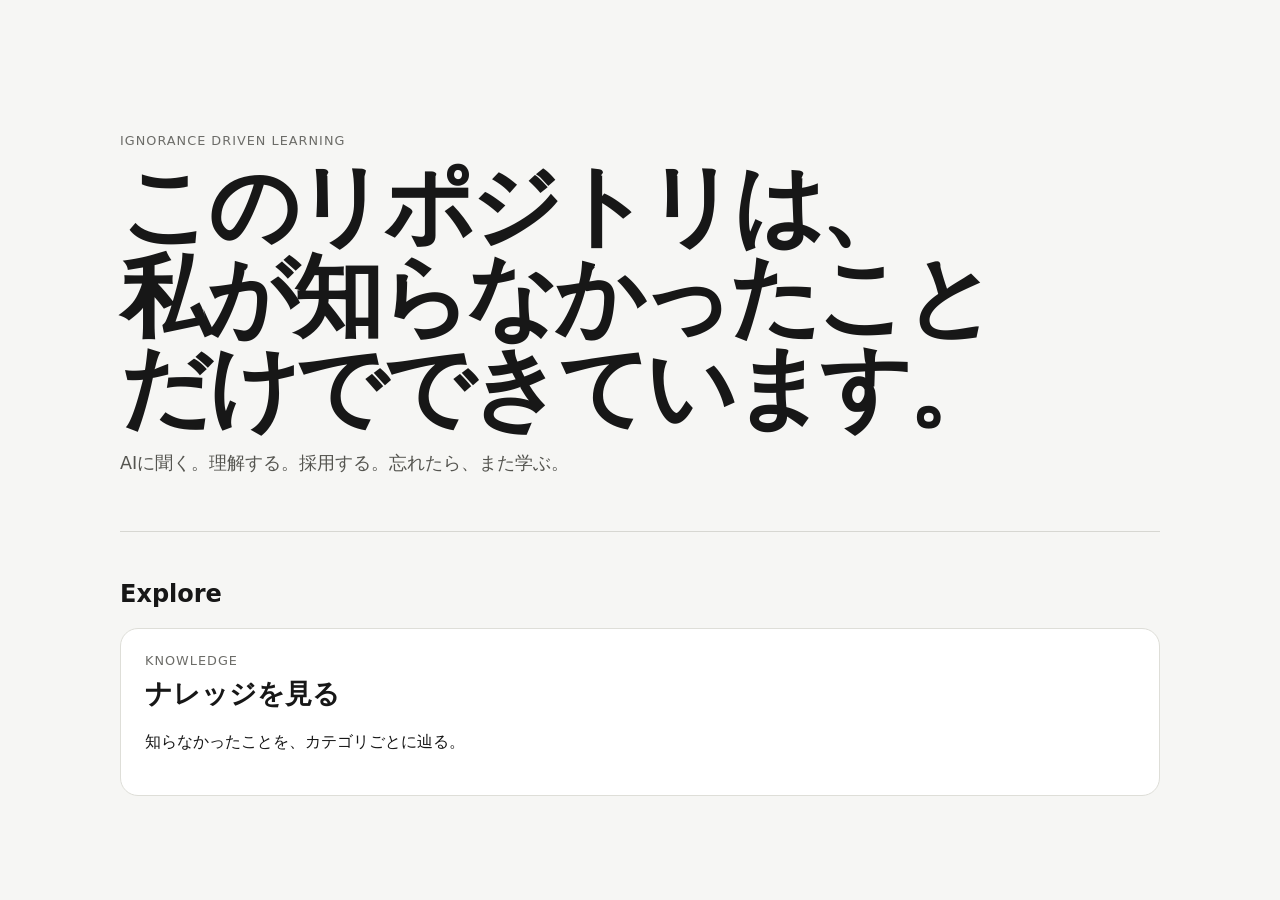
<file: index.html>
<!doctype html>
<html lang="ja">
<head>
  <meta charset="utf-8">
  <meta name="viewport" content="width=device-width, initial-scale=1">
  <title>Ignorance Driven Learning</title>
  <meta name="description" content="知らなかったことをAIに聞き、人間が採用した知識だけを蓄積するリポジトリ。">
  <link rel="stylesheet" href="./styles.css">
</head>
<body>
  <main class="container">
    <header class="hero">
      <p class="eyebrow">Ignorance Driven Learning</p>
      <h1>このリポジトリは、<br>私が知らなかったことだけでできています。</h1>
      <p class="lead">AIに聞く。理解する。採用する。忘れたら、また学ぶ。</p>
    </header>

    <section>
      <div class="section-head">
        <h2>Explore</h2>
      </div>
      <div class="grid">
        <a class="card card-link" href="./knowledge/">
          <div class="meta">Knowledge</div>
          <h3>ナレッジを見る</h3>
          <p>知らなかったことを、カテゴリごとに辿る。</p>
        </a>
      </div>
    </section>
  </main>
</body>
</html>
</file>
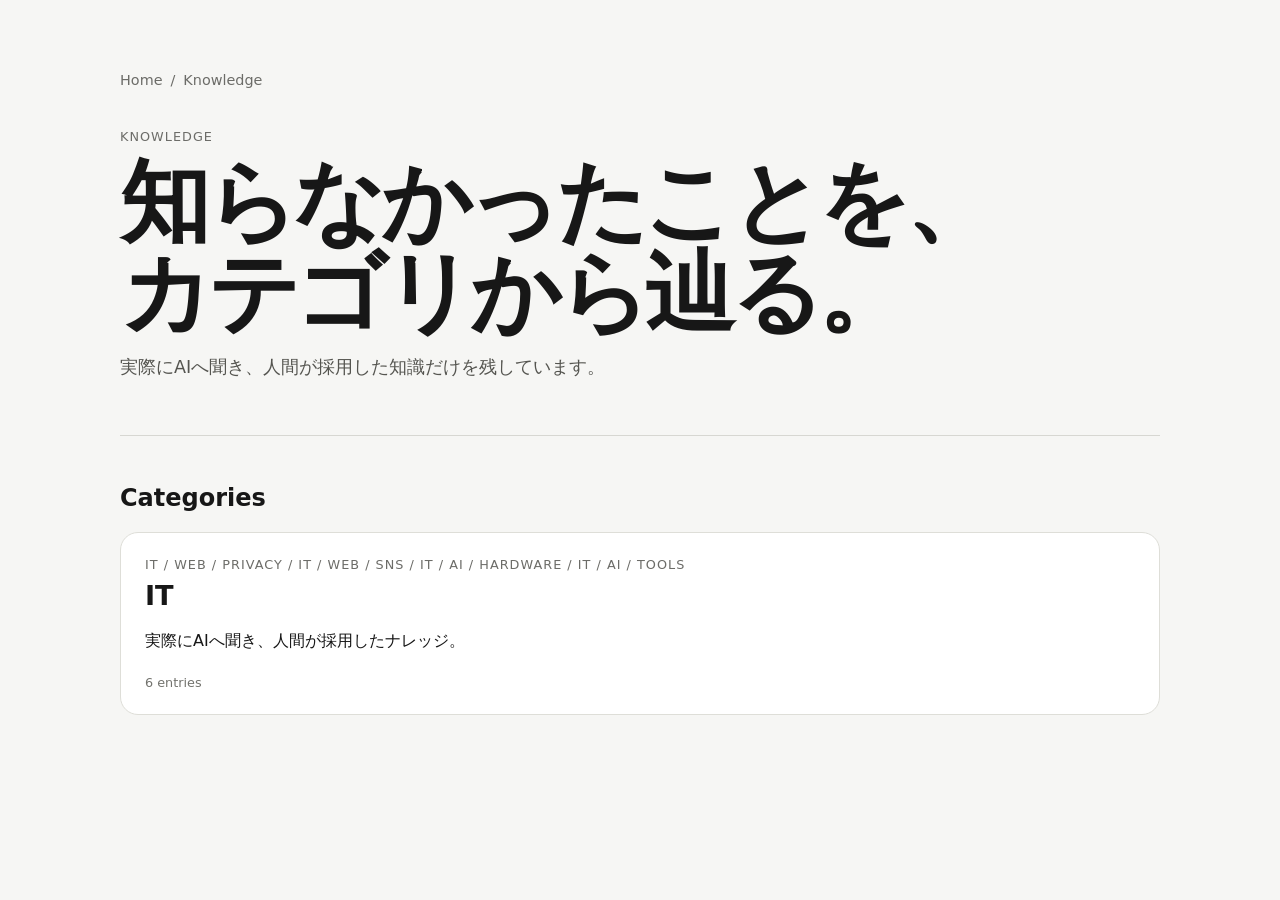
<file: knowledge/index.html>
<!doctype html>
<html lang="ja">
<head>
  <meta charset="utf-8">
  <meta name="viewport" content="width=device-width, initial-scale=1">
  <title>Knowledge | Ignorance Driven Learning</title>
  <meta name="description" content="知らなかったことをカテゴリごとに整理したナレッジ一覧。">
  <link rel="stylesheet" href="../styles.css">
</head>
<body>
  <main class="container">
    <nav class="breadcrumb"><a href="../">Home</a><span>/</span><span>Knowledge</span></nav>
    <header class="hero compact">
      <p class="eyebrow">Knowledge</p>
      <h1>知らなかったことを、<br>カテゴリから辿る。</h1>
      <p class="lead">実際にAIへ聞き、人間が採用した知識だけを残しています。</p>
    </header>
    <section>
      <div class="section-head"><h2>Categories</h2></div>
      <div class="grid">
        <a class="card card-link" href="./it/">
          <div class="meta">IT / Web / Privacy / IT / Web / SNS / IT / AI / Hardware / IT / AI / Tools</div>
          <h3>IT</h3>
          <p>実際にAIへ聞き、人間が採用したナレッジ。</p>
          <div class="tags"><span>6 entries</span></div>
        </a>
      </div>
    </section>
  </main>
</body>
</html>
</file>
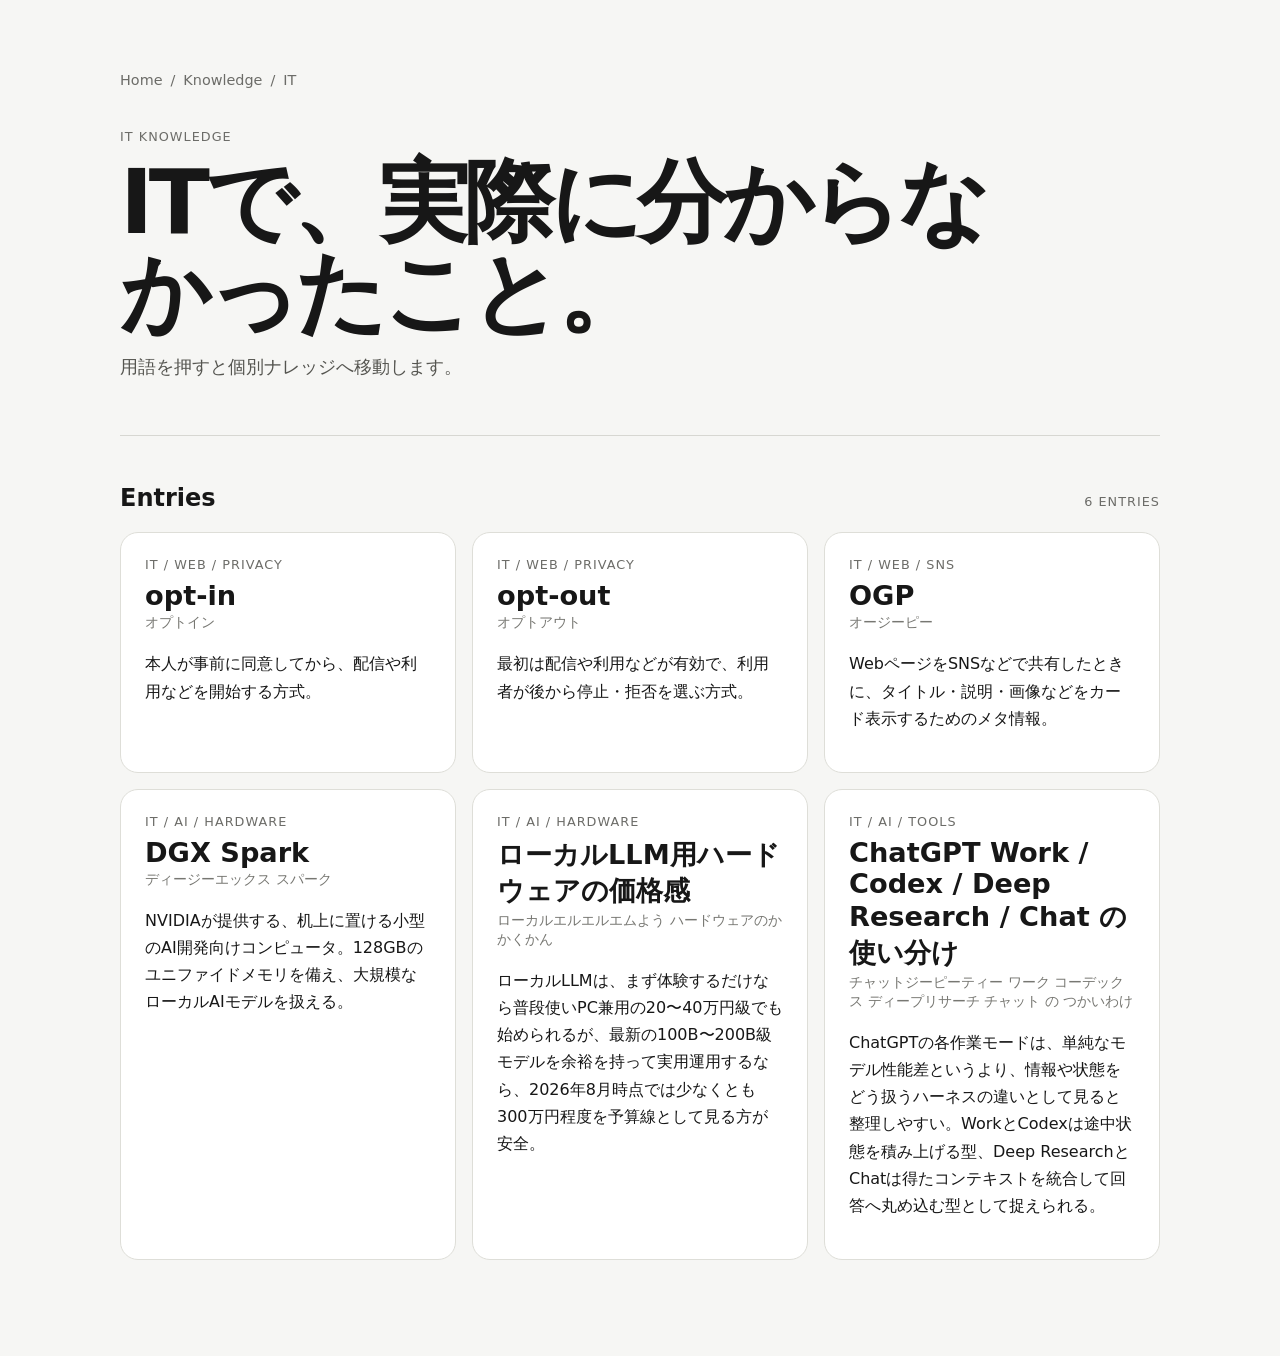
<file: knowledge/it/index.html>
<!doctype html>
<html lang="ja">
<head>
  <meta charset="utf-8">
  <meta name="viewport" content="width=device-width, initial-scale=1">
  <title>IT Knowledge | Ignorance Driven Learning</title>
  <meta name="description" content="ITで実際につまずいた用語の一覧。">
  <link rel="stylesheet" href="../../styles.css">
</head>
<body>
  <main class="container">
    <nav class="breadcrumb"><a href="../../">Home</a><span>/</span><a href="../">Knowledge</a><span>/</span><span>IT</span></nav>
    <header class="hero compact">
      <p class="eyebrow">IT Knowledge</p>
      <h1>ITで、実際に分からなかったこと。</h1>
      <p class="lead">用語を押すと個別ナレッジへ移動します。</p>
    </header>
    <section>
      <div class="section-head"><h2>Entries</h2><span>6 entries</span></div>
      <div class="grid">
        <a class="card card-link" href="./opt-in/"><div class="meta">IT / Web / Privacy</div><h3>opt-in</h3><p class="reading">オプトイン</p><p>本人が事前に同意してから、配信や利用などを開始する方式。</p></a>
        <a class="card card-link" href="./opt-out/"><div class="meta">IT / Web / Privacy</div><h3>opt-out</h3><p class="reading">オプトアウト</p><p>最初は配信や利用などが有効で、利用者が後から停止・拒否を選ぶ方式。</p></a>
        <a class="card card-link" href="./ogp/"><div class="meta">IT / Web / SNS</div><h3>OGP</h3><p class="reading">オージーピー</p><p>WebページをSNSなどで共有したときに、タイトル・説明・画像などをカード表示するためのメタ情報。</p></a>
        <a class="card card-link" href="./dgx-spark/"><div class="meta">IT / AI / Hardware</div><h3>DGX Spark</h3><p class="reading">ディージーエックス スパーク</p><p>NVIDIAが提供する、机上に置ける小型のAI開発向けコンピュータ。128GBのユニファイドメモリを備え、大規模なローカルAIモデルを扱える。</p></a>
        <a class="card card-link" href="./local-llm-hardware-cost/"><div class="meta">IT / AI / Hardware</div><h3>ローカルLLM用ハードウェアの価格感</h3><p class="reading">ローカルエルエルエムよう ハードウェアのかかくかん</p><p>ローカルLLMは、まず体験するだけなら普段使いPC兼用の20〜40万円級でも始められるが、最新の100B〜200B級モデルを余裕を持って実用運用するなら、2026年8月時点では少なくとも300万円程度を予算線として見る方が安全。</p></a>
        <a class="card card-link" href="./chatgpt-work-codex-deep-research-chat/"><div class="meta">IT / AI / Tools</div><h3>ChatGPT Work / Codex / Deep Research / Chat の使い分け</h3><p class="reading">チャットジーピーティー ワーク コーデックス ディープリサーチ チャット の つかいわけ</p><p>ChatGPTの各作業モードは、単純なモデル性能差というより、情報や状態をどう扱うハーネスの違いとして見ると整理しやすい。WorkとCodexは途中状態を積み上げる型、Deep ResearchとChatは得たコンテキストを統合して回答へ丸め込む型として捉えられる。</p></a>
      </div>
    </section>
  </main>
</body>
</html>
</file>
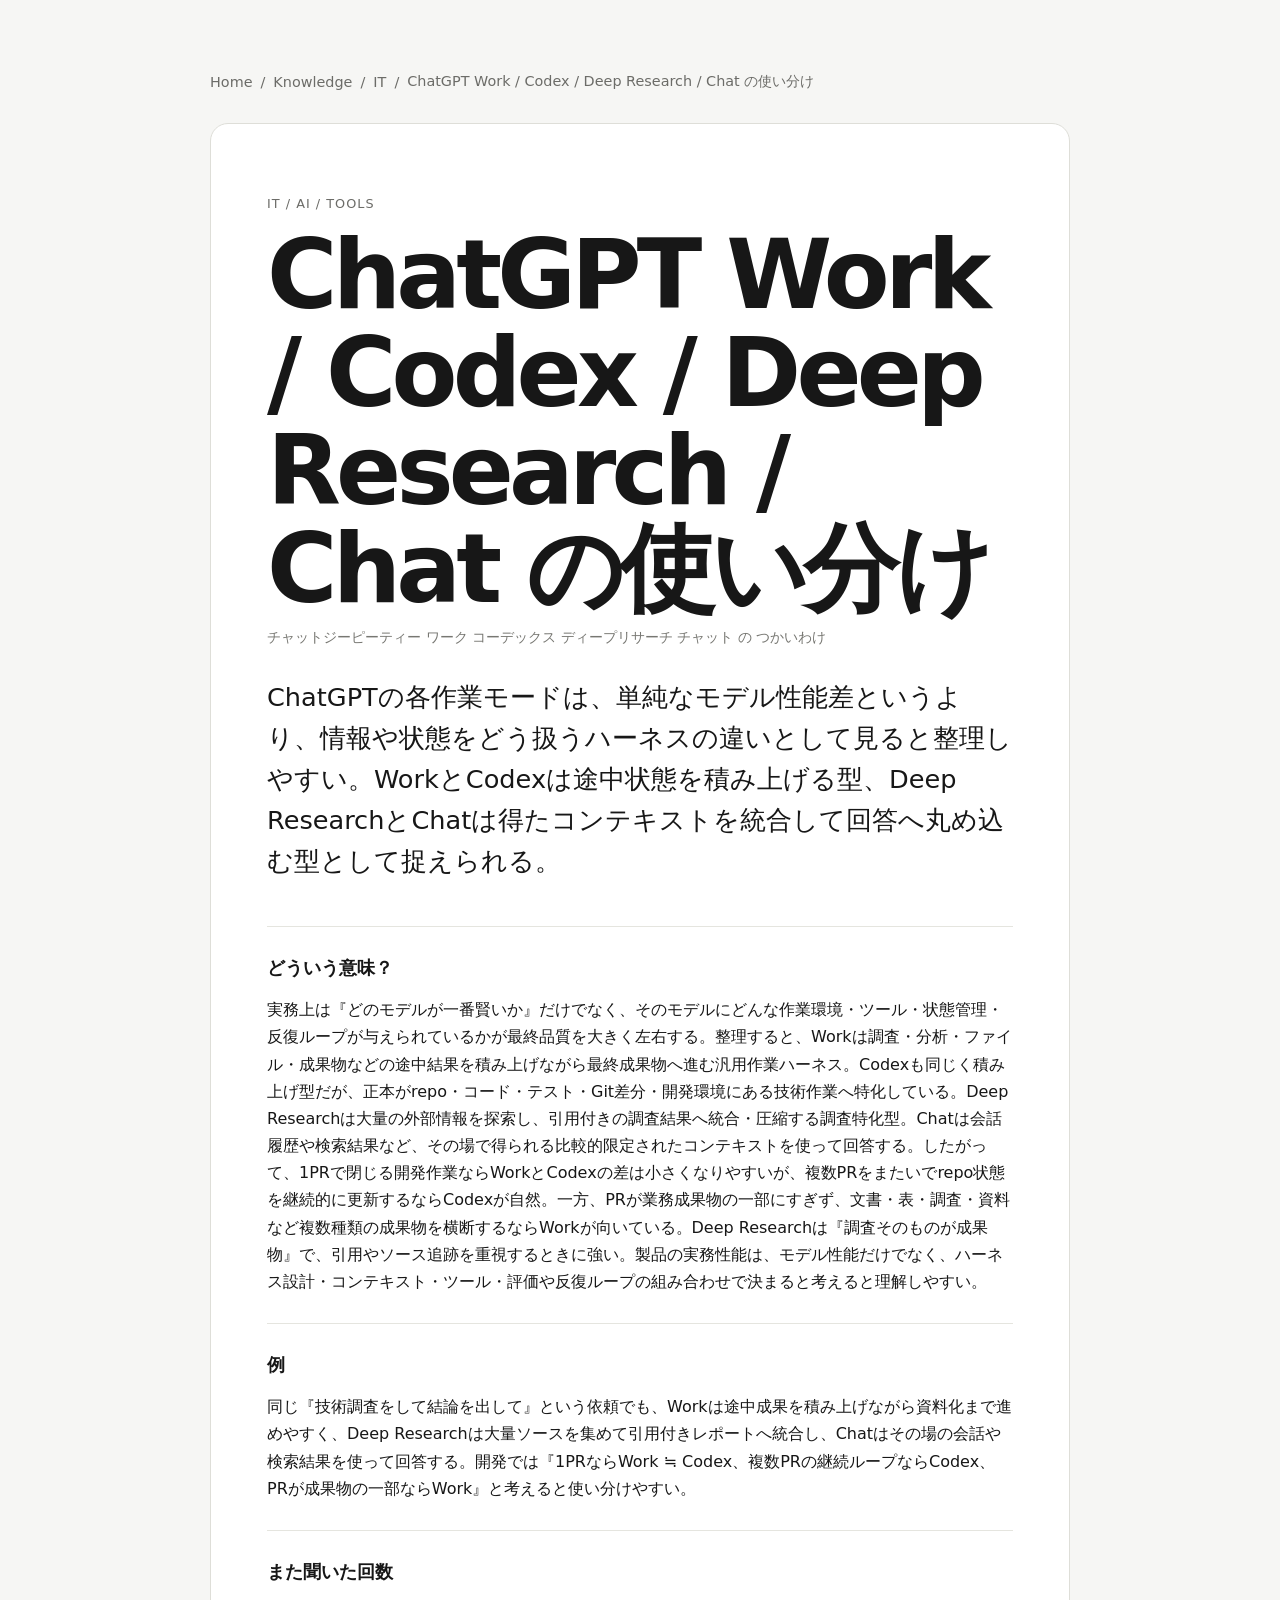
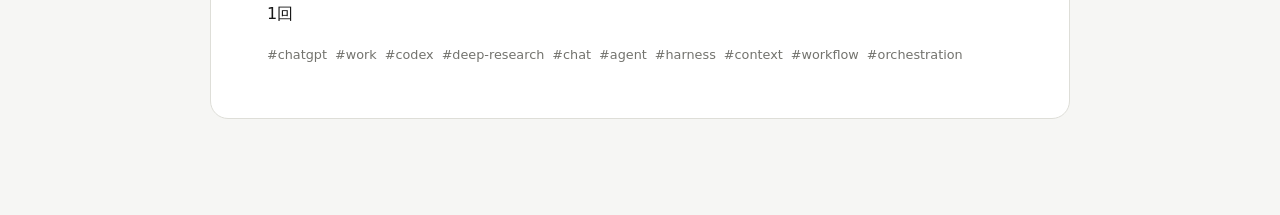
<file: knowledge/it/chatgpt-work-codex-deep-research-chat/index.html>
<!doctype html>
<html lang="ja">
<head>
  <meta charset="utf-8">
  <meta name="viewport" content="width=device-width, initial-scale=1">
  <title>ChatGPT Work / Codex / Deep Research / Chat の使い分け | IT Knowledge</title>
  <meta name="description" content="ChatGPTの各作業モードは、単純なモデル性能差というより、情報や状態をどう扱うハーネスの違いとして見ると整理しやすい。WorkとCodexは途中状態を積み上げる型、Deep ResearchとChatは得たコンテキストを統合して回答へ丸め込む型として捉えられる。">
  <link rel="stylesheet" href="../../../styles.css">
</head>
<body>
  <main class="container detail-page">
    <nav class="breadcrumb"><a href="../../../">Home</a><span>/</span><a href="../../">Knowledge</a><span>/</span><a href="../">IT</a><span>/</span><span>ChatGPT Work / Codex / Deep Research / Chat の使い分け</span></nav>
    <article class="detail-card">
      <p class="eyebrow">IT / AI / Tools</p>
      <h1>ChatGPT Work / Codex / Deep Research / Chat の使い分け</h1>
      <p class="reading">チャットジーピーティー ワーク コーデックス ディープリサーチ チャット の つかいわけ</p>
      <p class="detail-summary">ChatGPTの各作業モードは、単純なモデル性能差というより、情報や状態をどう扱うハーネスの違いとして見ると整理しやすい。WorkとCodexは途中状態を積み上げる型、Deep ResearchとChatは得たコンテキストを統合して回答へ丸め込む型として捉えられる。</p>
      <section><h2>どういう意味？</h2><p>実務上は『どのモデルが一番賢いか』だけでなく、そのモデルにどんな作業環境・ツール・状態管理・反復ループが与えられているかが最終品質を大きく左右する。整理すると、Workは調査・分析・ファイル・成果物などの途中結果を積み上げながら最終成果物へ進む汎用作業ハーネス。Codexも同じく積み上げ型だが、正本がrepo・コード・テスト・Git差分・開発環境にある技術作業へ特化している。Deep Researchは大量の外部情報を探索し、引用付きの調査結果へ統合・圧縮する調査特化型。Chatは会話履歴や検索結果など、その場で得られる比較的限定されたコンテキストを使って回答する。したがって、1PRで閉じる開発作業ならWorkとCodexの差は小さくなりやすいが、複数PRをまたいでrepo状態を継続的に更新するならCodexが自然。一方、PRが業務成果物の一部にすぎず、文書・表・調査・資料など複数種類の成果物を横断するならWorkが向いている。Deep Researchは『調査そのものが成果物』で、引用やソース追跡を重視するときに強い。製品の実務性能は、モデル性能だけでなく、ハーネス設計・コンテキスト・ツール・評価や反復ループの組み合わせで決まると考えると理解しやすい。</p></section>
      <section><h2>例</h2><p>同じ『技術調査をして結論を出して』という依頼でも、Workは途中成果を積み上げながら資料化まで進めやすく、Deep Researchは大量ソースを集めて引用付きレポートへ統合し、Chatはその場の会話や検索結果を使って回答する。開発では『1PRならWork ≒ Codex、複数PRの継続ループならCodex、PRが成果物の一部ならWork』と考えると使い分けやすい。</p></section>
      <section><h2>また聞いた回数</h2><p>1回</p></section>
      <div class="tags"><span>#chatgpt</span><span>#work</span><span>#codex</span><span>#deep-research</span><span>#chat</span><span>#agent</span><span>#harness</span><span>#context</span><span>#workflow</span><span>#orchestration</span></div>
    </article>
  </main>
</body>
</html>
</file>
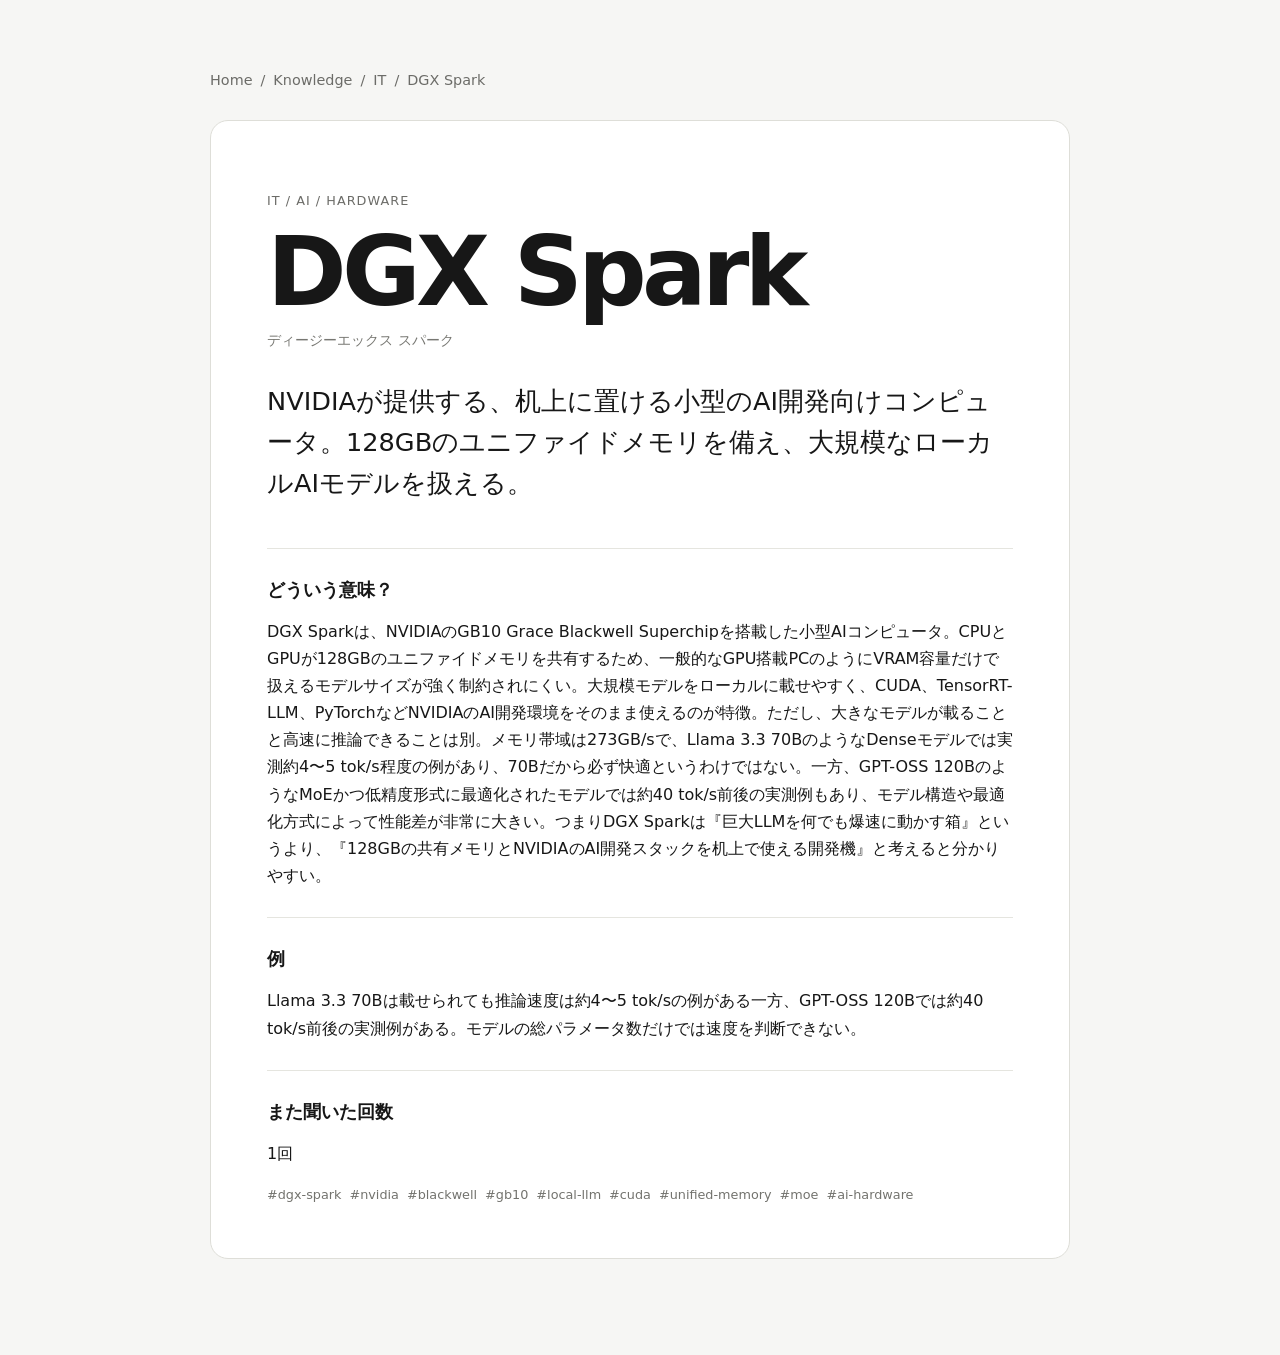
<file: knowledge/it/dgx-spark/index.html>
<!doctype html>
<html lang="ja">
<head>
  <meta charset="utf-8">
  <meta name="viewport" content="width=device-width, initial-scale=1">
  <title>DGX Spark | IT Knowledge</title>
  <meta name="description" content="NVIDIAが提供する、机上に置ける小型のAI開発向けコンピュータ。128GBのユニファイドメモリを備え、大規模なローカルAIモデルを扱える。">
  <link rel="stylesheet" href="../../../styles.css">
</head>
<body>
  <main class="container detail-page">
    <nav class="breadcrumb"><a href="../../../">Home</a><span>/</span><a href="../../">Knowledge</a><span>/</span><a href="../">IT</a><span>/</span><span>DGX Spark</span></nav>
    <article class="detail-card">
      <p class="eyebrow">IT / AI / Hardware</p>
      <h1>DGX Spark</h1>
      <p class="reading">ディージーエックス スパーク</p>
      <p class="detail-summary">NVIDIAが提供する、机上に置ける小型のAI開発向けコンピュータ。128GBのユニファイドメモリを備え、大規模なローカルAIモデルを扱える。</p>
      <section><h2>どういう意味？</h2><p>DGX Sparkは、NVIDIAのGB10 Grace Blackwell Superchipを搭載した小型AIコンピュータ。CPUとGPUが128GBのユニファイドメモリを共有するため、一般的なGPU搭載PCのようにVRAM容量だけで扱えるモデルサイズが強く制約されにくい。大規模モデルをローカルに載せやすく、CUDA、TensorRT-LLM、PyTorchなどNVIDIAのAI開発環境をそのまま使えるのが特徴。ただし、大きなモデルが載ることと高速に推論できることは別。メモリ帯域は273GB/sで、Llama 3.3 70BのようなDenseモデルでは実測約4〜5 tok/s程度の例があり、70Bだから必ず快適というわけではない。一方、GPT-OSS 120BのようなMoEかつ低精度形式に最適化されたモデルでは約40 tok/s前後の実測例もあり、モデル構造や最適化方式によって性能差が非常に大きい。つまりDGX Sparkは『巨大LLMを何でも爆速に動かす箱』というより、『128GBの共有メモリとNVIDIAのAI開発スタックを机上で使える開発機』と考えると分かりやすい。</p></section>
      <section><h2>例</h2><p>Llama 3.3 70Bは載せられても推論速度は約4〜5 tok/sの例がある一方、GPT-OSS 120Bでは約40 tok/s前後の実測例がある。モデルの総パラメータ数だけでは速度を判断できない。</p></section>
      <section><h2>また聞いた回数</h2><p>1回</p></section>
      <div class="tags"><span>#dgx-spark</span><span>#nvidia</span><span>#blackwell</span><span>#gb10</span><span>#local-llm</span><span>#cuda</span><span>#unified-memory</span><span>#moe</span><span>#ai-hardware</span></div>
    </article>
  </main>
</body>
</html>
</file>
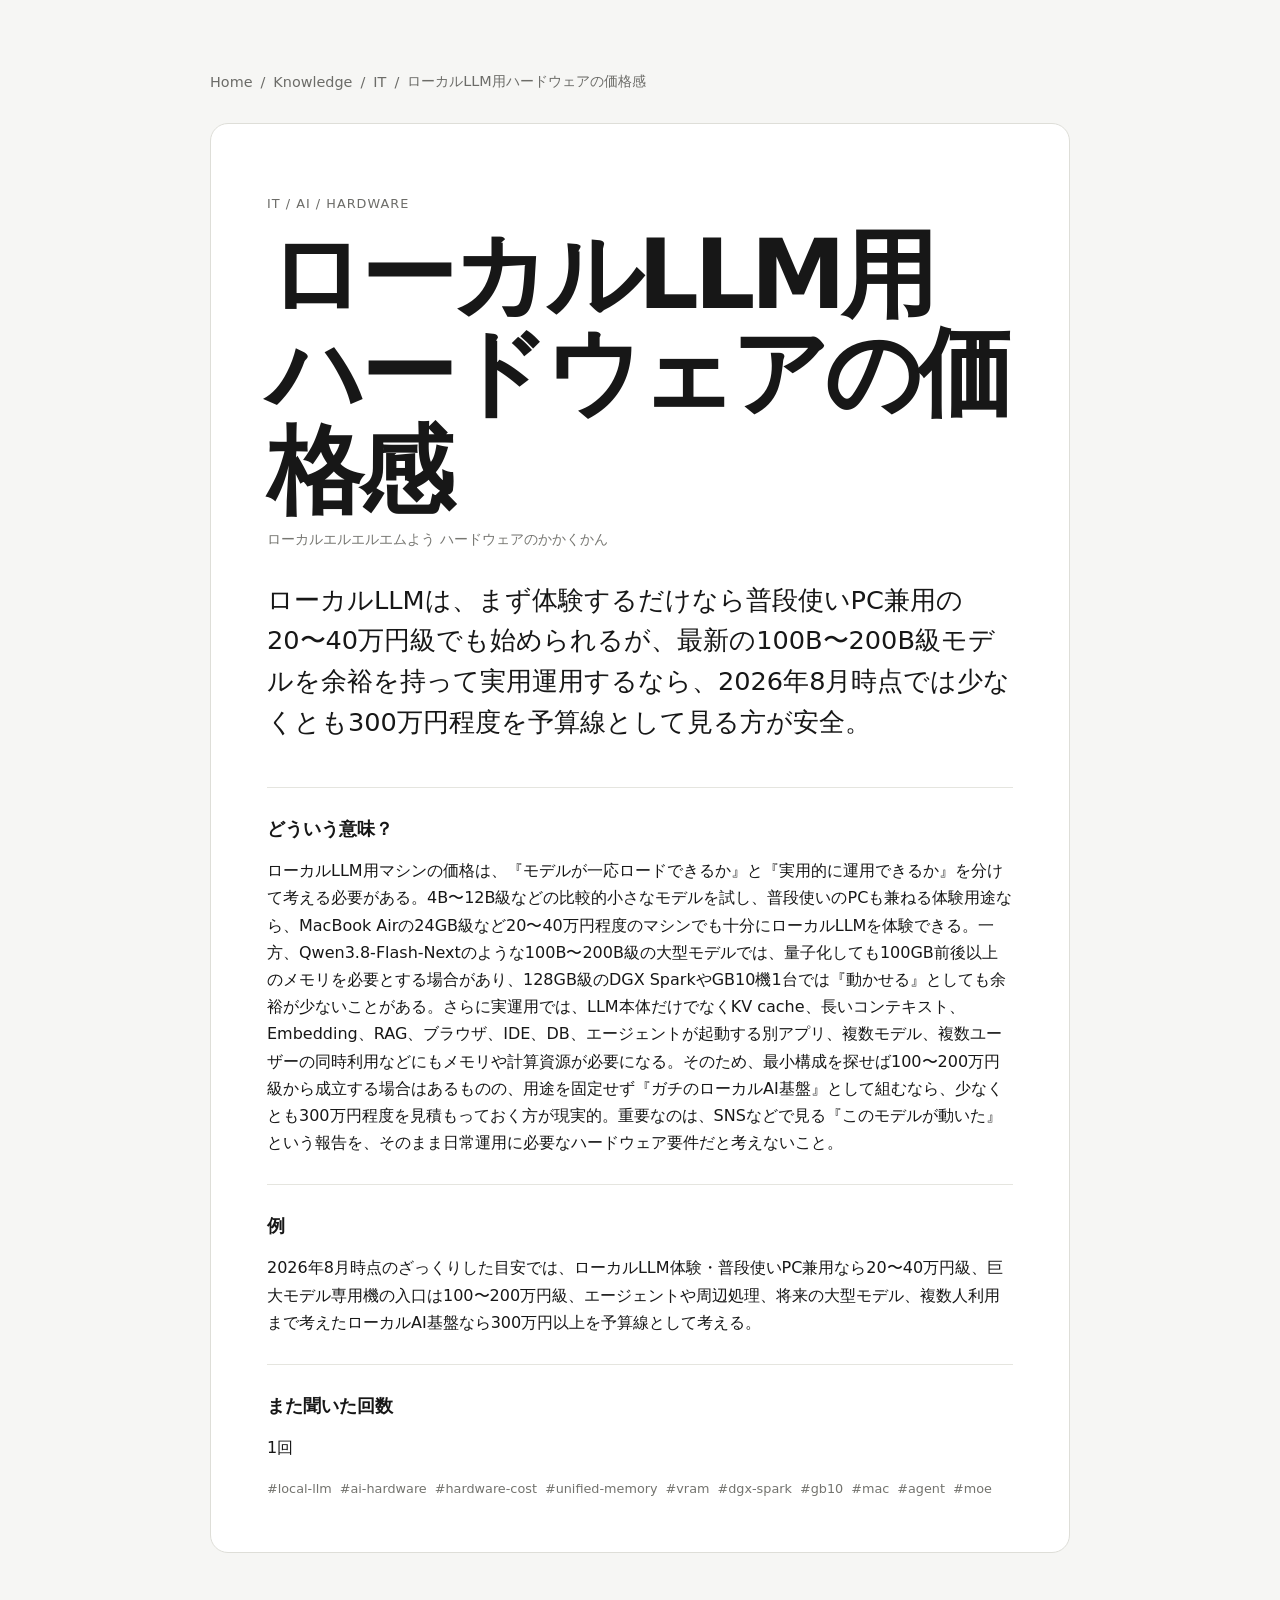
<file: knowledge/it/local-llm-hardware-cost/index.html>
<!doctype html>
<html lang="ja">
<head>
  <meta charset="utf-8">
  <meta name="viewport" content="width=device-width, initial-scale=1">
  <title>ローカルLLM用ハードウェアの価格感 | IT Knowledge</title>
  <meta name="description" content="ローカルLLMは、まず体験するだけなら普段使いPC兼用の20〜40万円級でも始められるが、最新の100B〜200B級モデルを余裕を持って実用運用するなら、2026年8月時点では少なくとも300万円程度を予算線として見る方が安全。">
  <link rel="stylesheet" href="../../../styles.css">
</head>
<body>
  <main class="container detail-page">
    <nav class="breadcrumb"><a href="../../../">Home</a><span>/</span><a href="../../">Knowledge</a><span>/</span><a href="../">IT</a><span>/</span><span>ローカルLLM用ハードウェアの価格感</span></nav>
    <article class="detail-card">
      <p class="eyebrow">IT / AI / Hardware</p>
      <h1>ローカルLLM用ハードウェアの価格感</h1>
      <p class="reading">ローカルエルエルエムよう ハードウェアのかかくかん</p>
      <p class="detail-summary">ローカルLLMは、まず体験するだけなら普段使いPC兼用の20〜40万円級でも始められるが、最新の100B〜200B級モデルを余裕を持って実用運用するなら、2026年8月時点では少なくとも300万円程度を予算線として見る方が安全。</p>
      <section><h2>どういう意味？</h2><p>ローカルLLM用マシンの価格は、『モデルが一応ロードできるか』と『実用的に運用できるか』を分けて考える必要がある。4B〜12B級などの比較的小さなモデルを試し、普段使いのPCも兼ねる体験用途なら、MacBook Airの24GB級など20〜40万円程度のマシンでも十分にローカルLLMを体験できる。一方、Qwen3.8-Flash-Nextのような100B〜200B級の大型モデルでは、量子化しても100GB前後以上のメモリを必要とする場合があり、128GB級のDGX SparkやGB10機1台では『動かせる』としても余裕が少ないことがある。さらに実運用では、LLM本体だけでなくKV cache、長いコンテキスト、Embedding、RAG、ブラウザ、IDE、DB、エージェントが起動する別アプリ、複数モデル、複数ユーザーの同時利用などにもメモリや計算資源が必要になる。そのため、最小構成を探せば100〜200万円級から成立する場合はあるものの、用途を固定せず『ガチのローカルAI基盤』として組むなら、少なくとも300万円程度を見積もっておく方が現実的。重要なのは、SNSなどで見る『このモデルが動いた』という報告を、そのまま日常運用に必要なハードウェア要件だと考えないこと。</p></section>
      <section><h2>例</h2><p>2026年8月時点のざっくりした目安では、ローカルLLM体験・普段使いPC兼用なら20〜40万円級、巨大モデル専用機の入口は100〜200万円級、エージェントや周辺処理、将来の大型モデル、複数人利用まで考えたローカルAI基盤なら300万円以上を予算線として考える。</p></section>
      <section><h2>また聞いた回数</h2><p>1回</p></section>
      <div class="tags"><span>#local-llm</span><span>#ai-hardware</span><span>#hardware-cost</span><span>#unified-memory</span><span>#vram</span><span>#dgx-spark</span><span>#gb10</span><span>#mac</span><span>#agent</span><span>#moe</span></div>
    </article>
  </main>
</body>
</html>
</file>
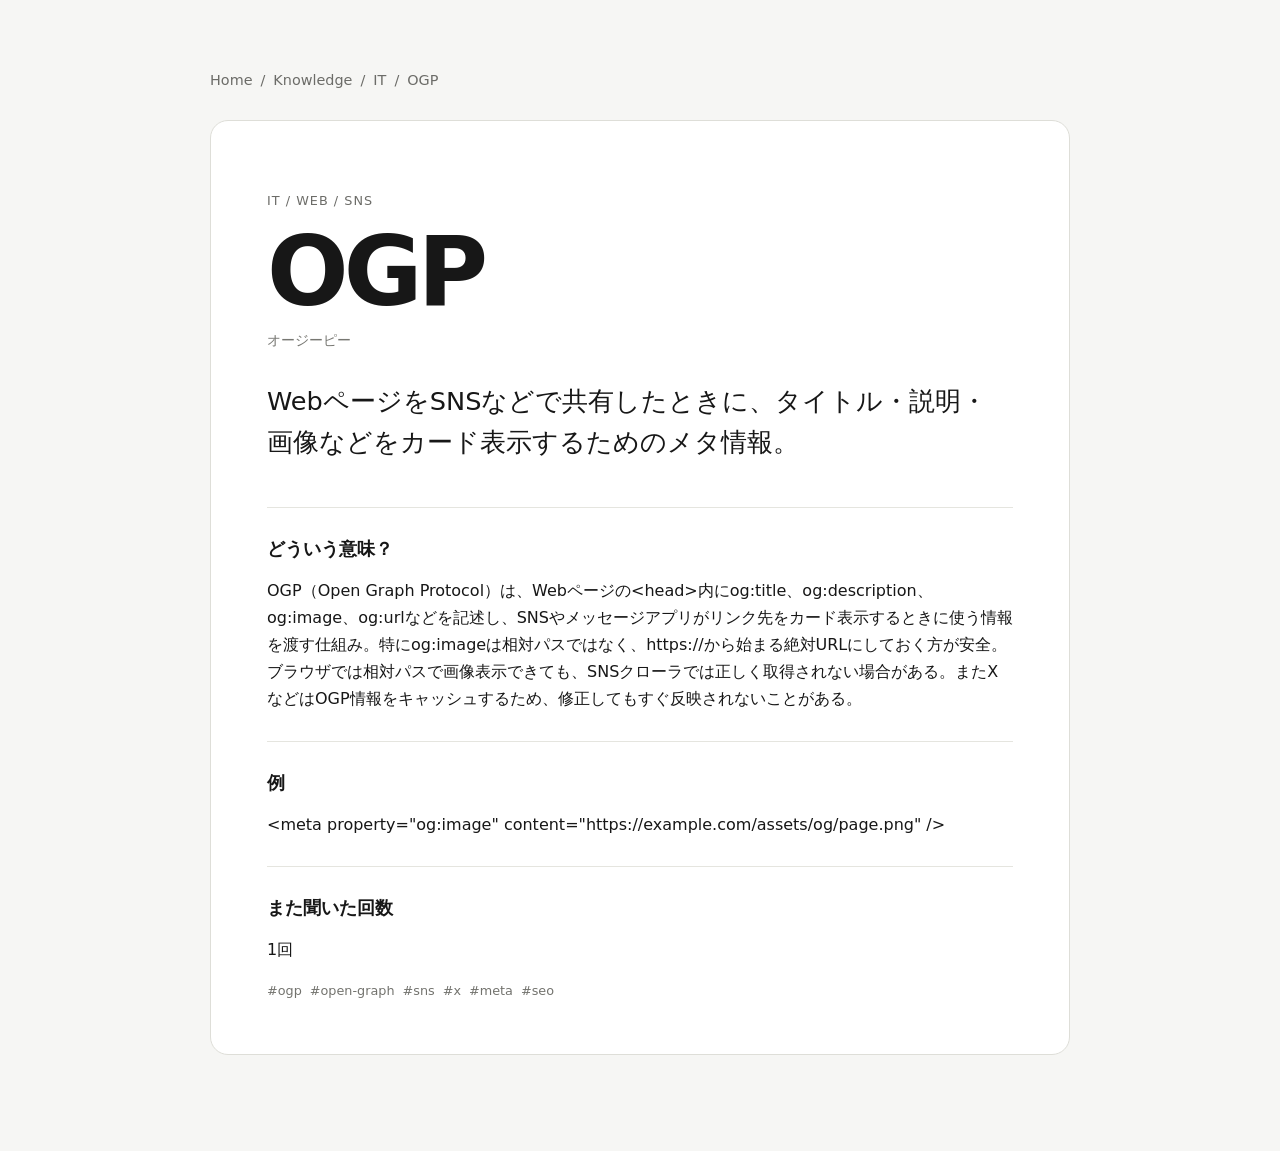
<file: knowledge/it/ogp/index.html>
<!doctype html>
<html lang="ja">
<head>
  <meta charset="utf-8">
  <meta name="viewport" content="width=device-width, initial-scale=1">
  <title>OGP | IT Knowledge</title>
  <meta name="description" content="WebページをSNSなどで共有したときに、タイトル・説明・画像などをカード表示するためのメタ情報。">
  <link rel="stylesheet" href="../../../styles.css">
</head>
<body>
  <main class="container detail-page">
    <nav class="breadcrumb"><a href="../../../">Home</a><span>/</span><a href="../../">Knowledge</a><span>/</span><a href="../">IT</a><span>/</span><span>OGP</span></nav>
    <article class="detail-card">
      <p class="eyebrow">IT / Web / SNS</p>
      <h1>OGP</h1>
      <p class="reading">オージーピー</p>
      <p class="detail-summary">WebページをSNSなどで共有したときに、タイトル・説明・画像などをカード表示するためのメタ情報。</p>
      <section><h2>どういう意味？</h2><p>OGP（Open Graph Protocol）は、Webページの&lt;head&gt;内にog:title、og:description、og:image、og:urlなどを記述し、SNSやメッセージアプリがリンク先をカード表示するときに使う情報を渡す仕組み。特にog:imageは相対パスではなく、https://から始まる絶対URLにしておく方が安全。ブラウザでは相対パスで画像表示できても、SNSクローラでは正しく取得されない場合がある。またXなどはOGP情報をキャッシュするため、修正してもすぐ反映されないことがある。</p></section>
      <section><h2>例</h2><p>&lt;meta property=&quot;og:image&quot; content=&quot;https://example.com/assets/og/page.png&quot; /&gt;</p></section>
      <section><h2>また聞いた回数</h2><p>1回</p></section>
      <div class="tags"><span>#ogp</span><span>#open-graph</span><span>#sns</span><span>#x</span><span>#meta</span><span>#seo</span></div>
    </article>
  </main>
</body>
</html>
</file>
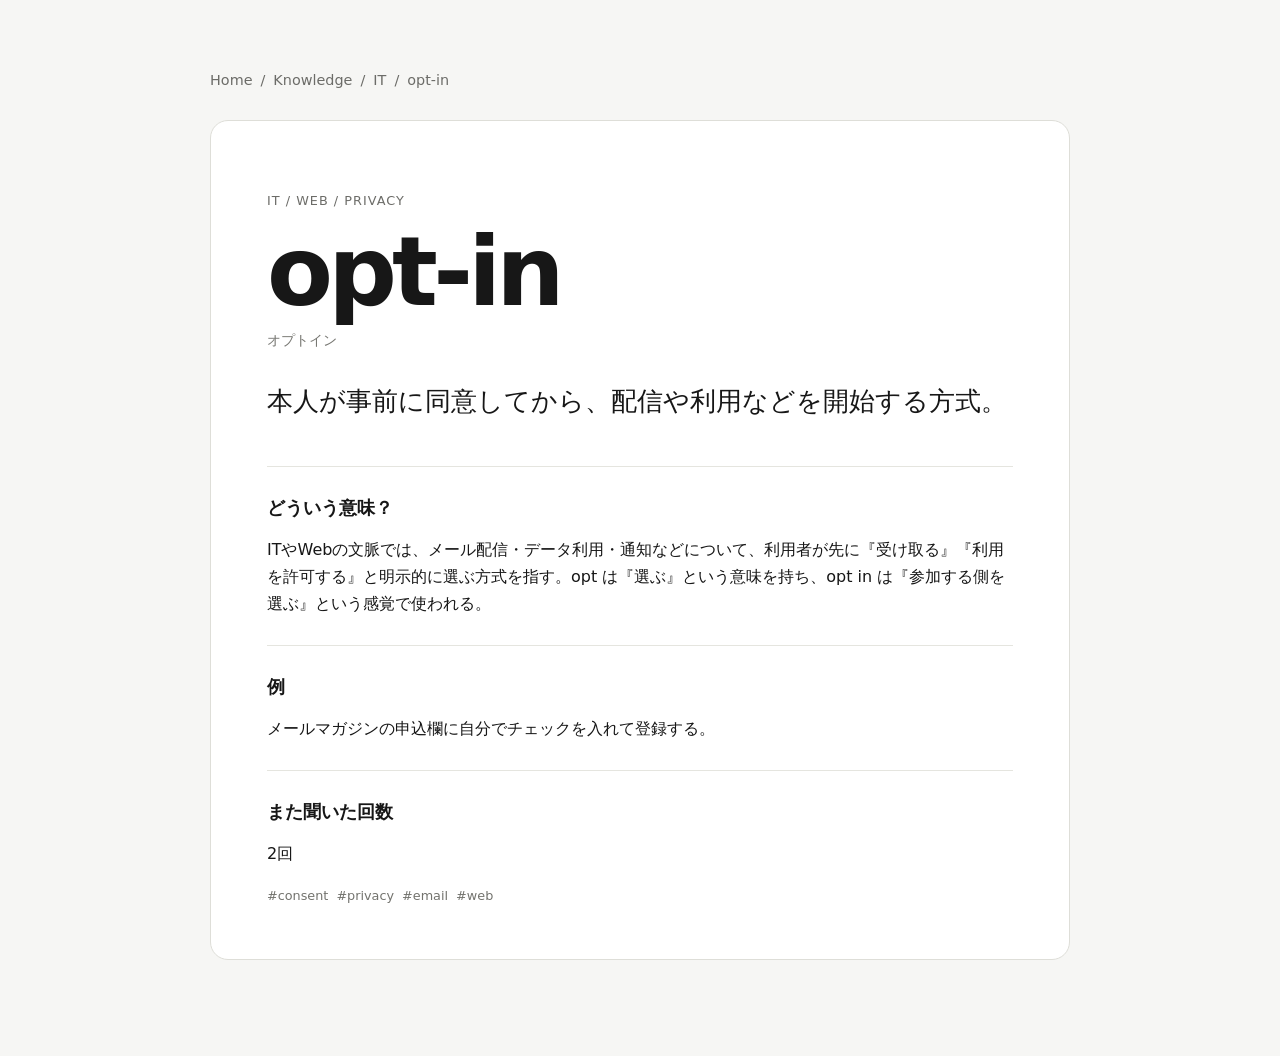
<file: knowledge/it/opt-in/index.html>
<!doctype html>
<html lang="ja">
<head>
  <meta charset="utf-8">
  <meta name="viewport" content="width=device-width, initial-scale=1">
  <title>opt-in | IT Knowledge</title>
  <meta name="description" content="本人が事前に同意してから、配信や利用などを開始する方式。">
  <link rel="stylesheet" href="../../../styles.css">
</head>
<body>
  <main class="container detail-page">
    <nav class="breadcrumb"><a href="../../../">Home</a><span>/</span><a href="../../">Knowledge</a><span>/</span><a href="../">IT</a><span>/</span><span>opt-in</span></nav>
    <article class="detail-card">
      <p class="eyebrow">IT / Web / Privacy</p>
      <h1>opt-in</h1>
      <p class="reading">オプトイン</p>
      <p class="detail-summary">本人が事前に同意してから、配信や利用などを開始する方式。</p>
      <section><h2>どういう意味？</h2><p>ITやWebの文脈では、メール配信・データ利用・通知などについて、利用者が先に『受け取る』『利用を許可する』と明示的に選ぶ方式を指す。opt は『選ぶ』という意味を持ち、opt in は『参加する側を選ぶ』という感覚で使われる。</p></section>
      <section><h2>例</h2><p>メールマガジンの申込欄に自分でチェックを入れて登録する。</p></section>
      <section><h2>また聞いた回数</h2><p>2回</p></section>
      <div class="tags"><span>#consent</span><span>#privacy</span><span>#email</span><span>#web</span></div>
    </article>
  </main>
</body>
</html>
</file>
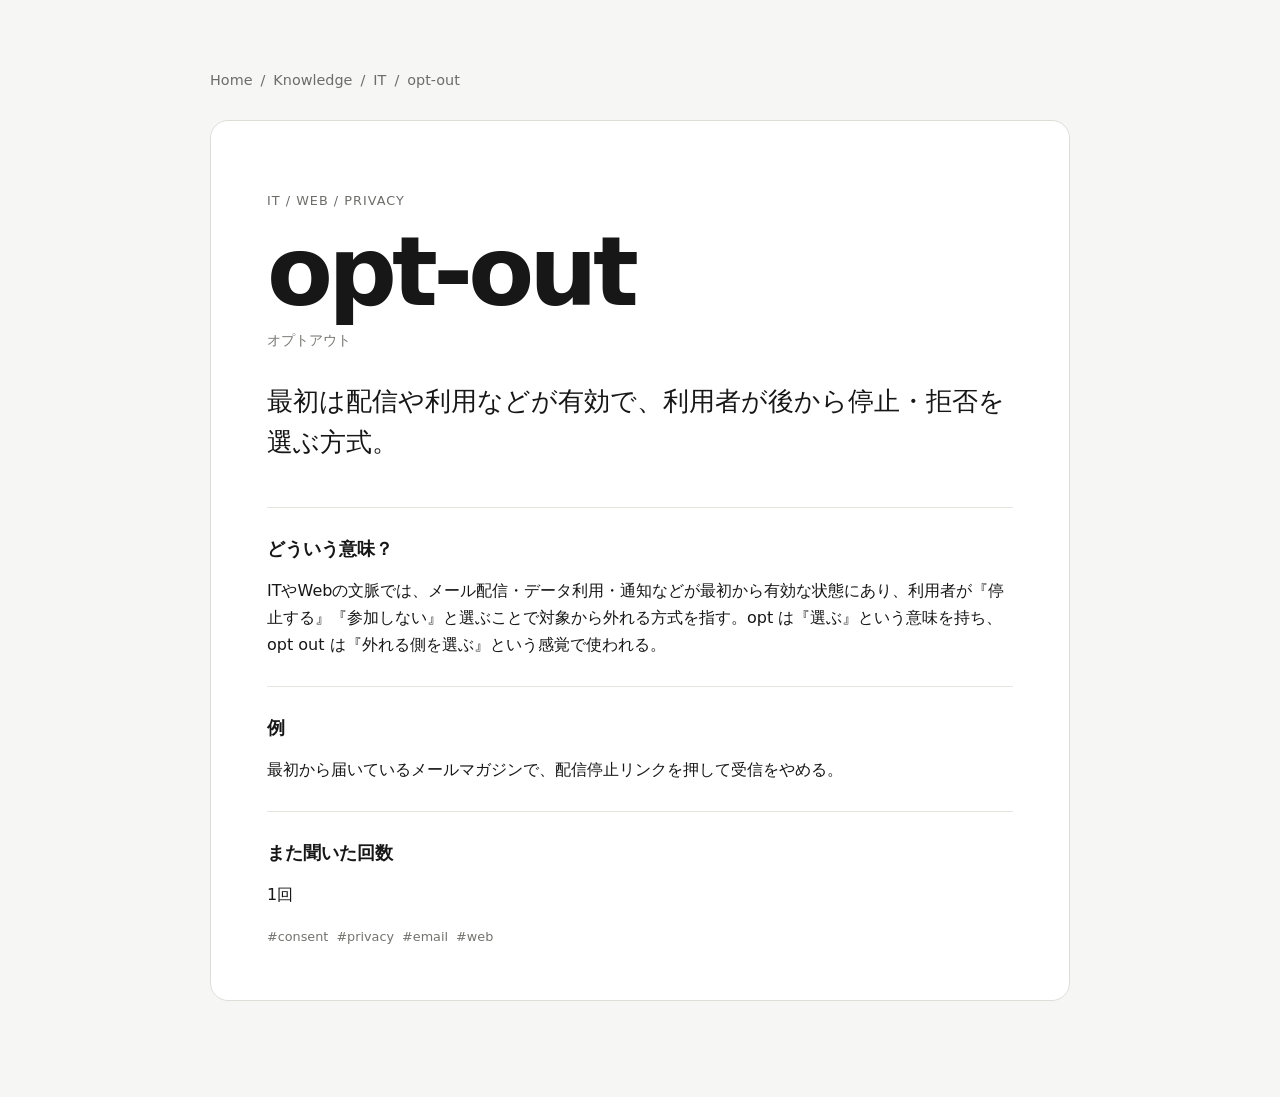
<file: knowledge/it/opt-out/index.html>
<!doctype html>
<html lang="ja">
<head>
  <meta charset="utf-8">
  <meta name="viewport" content="width=device-width, initial-scale=1">
  <title>opt-out | IT Knowledge</title>
  <meta name="description" content="最初は配信や利用などが有効で、利用者が後から停止・拒否を選ぶ方式。">
  <link rel="stylesheet" href="../../../styles.css">
</head>
<body>
  <main class="container detail-page">
    <nav class="breadcrumb"><a href="../../../">Home</a><span>/</span><a href="../../">Knowledge</a><span>/</span><a href="../">IT</a><span>/</span><span>opt-out</span></nav>
    <article class="detail-card">
      <p class="eyebrow">IT / Web / Privacy</p>
      <h1>opt-out</h1>
      <p class="reading">オプトアウト</p>
      <p class="detail-summary">最初は配信や利用などが有効で、利用者が後から停止・拒否を選ぶ方式。</p>
      <section><h2>どういう意味？</h2><p>ITやWebの文脈では、メール配信・データ利用・通知などが最初から有効な状態にあり、利用者が『停止する』『参加しない』と選ぶことで対象から外れる方式を指す。opt は『選ぶ』という意味を持ち、opt out は『外れる側を選ぶ』という感覚で使われる。</p></section>
      <section><h2>例</h2><p>最初から届いているメールマガジンで、配信停止リンクを押して受信をやめる。</p></section>
      <section><h2>また聞いた回数</h2><p>1回</p></section>
      <div class="tags"><span>#consent</span><span>#privacy</span><span>#email</span><span>#web</span></div>
    </article>
  </main>
</body>
</html>
</file>
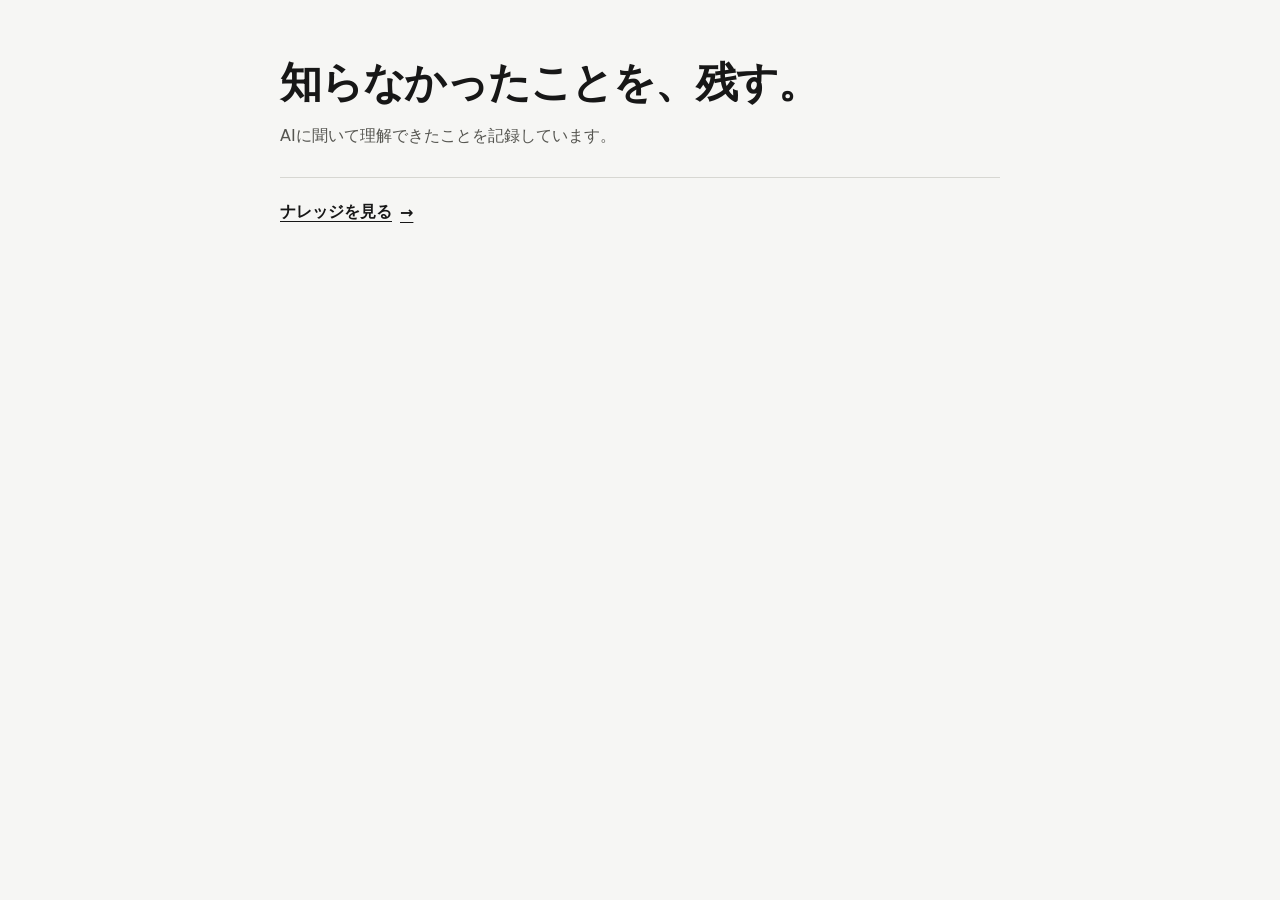
<file: index2.html>
<!doctype html>
<html lang="ja">
<head>
  <meta charset="utf-8">
  <meta name="viewport" content="width=device-width, initial-scale=1">
  <title>知らなかったことを、残す。</title>
  <meta name="description" content="AIに聞いて理解できたことを記録する個人ナレッジ。">
  <style>
    :root {
      font-family: system-ui, -apple-system, BlinkMacSystemFont, "Segoe UI", sans-serif;
      color: #171717;
      background: #f6f6f4;
    }

    * { box-sizing: border-box; }

    body {
      margin: 0;
      min-height: 100vh;
    }

    main {
      width: min(720px, calc(100% - 32px));
      margin: 0 auto;
      padding: 56px 0 80px;
    }

    header {
      padding-bottom: 28px;
      border-bottom: 1px solid #d7d7d2;
    }

    h1 {
      margin: 0;
      font-size: clamp(1.8rem, 4vw, 2.6rem);
      line-height: 1.3;
      letter-spacing: -0.03em;
    }

    header p {
      margin: 12px 0 0;
      color: #555550;
      line-height: 1.7;
    }

    nav {
      padding-top: 24px;
    }

    nav a {
      display: inline-flex;
      align-items: center;
      gap: 8px;
      color: inherit;
      font-weight: 600;
      text-decoration: underline;
      text-underline-offset: 4px;
    }

    nav a:hover {
      text-decoration-thickness: 2px;
    }
  </style>
</head>
<body>
  <main>
    <header>
      <h1>知らなかったことを、残す。</h1>
      <p>AIに聞いて理解できたことを記録しています。</p>
    </header>

    <nav aria-label="主要ナビゲーション">
      <a href="./knowledge/">ナレッジを見る <span aria-hidden="true">→</span></a>
    </nav>
  </main>
</body>
</html>
</file>
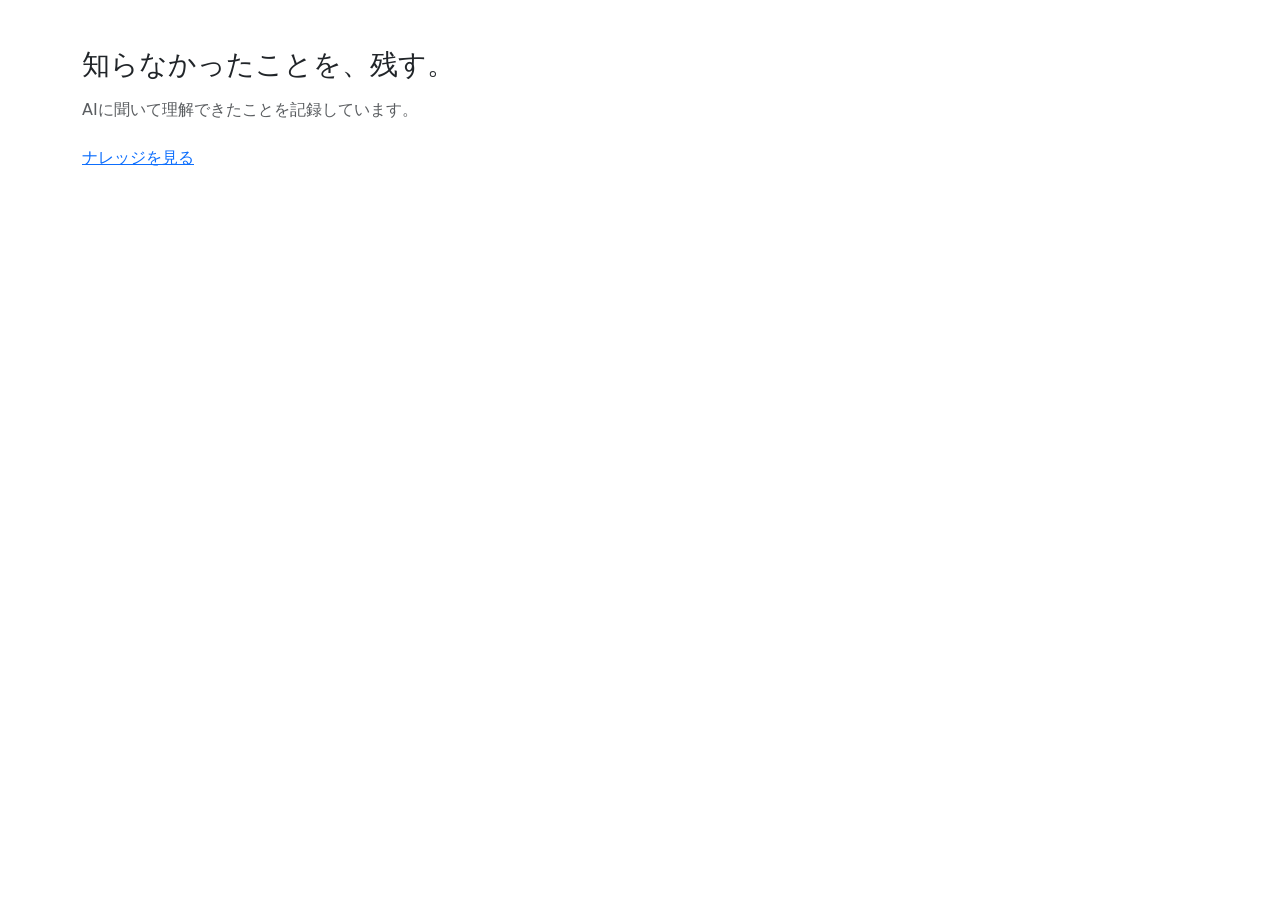
<file: index3.html>
<!doctype html>
<html lang="ja">
<head>
  <meta charset="utf-8">
  <meta name="viewport" content="width=device-width, initial-scale=1">
  <title>知らなかったことを、残す。</title>
  <meta name="description" content="知らなかったことをAIに聞き、理解できたことを記録しています。">
  <link href="https://cdn.jsdelivr.net/npm/bootstrap@5.3.8/dist/css/bootstrap.min.css" rel="stylesheet">
</head>
<body>
  <main class="container py-5">
    <div class="row">
      <div class="col-md-8 col-lg-6">
        <h1 class="h3 mb-3">知らなかったことを、残す。</h1>
        <p class="text-body-secondary mb-4">AIに聞いて理解できたことを記録しています。</p>
        <a href="./knowledge/">ナレッジを見る</a>
      </div>
    </div>
  </main>
</body>
</html>
</file>
<file: styles.css>
:root {
  font-family: Inter, system-ui, -apple-system, BlinkMacSystemFont, "Segoe UI", sans-serif;
  color: #171717;
  background: #f6f6f4;
}

* { box-sizing: border-box; }

body {
  margin: 0;
  min-height: 100vh;
}

a { color: inherit; }

.container {
  width: min(1040px, calc(100% - 32px));
  margin: 0 auto;
  padding: 72px 0 96px;
}

.hero {
  padding: 48px 0 56px;
  border-bottom: 1px solid #d7d7d2;
  margin-bottom: 48px;
}

.hero.compact {
  padding-top: 28px;
}

.eyebrow,
.meta,
#count,
.section-head > span {
  font-size: 0.8rem;
  letter-spacing: 0.08em;
  text-transform: uppercase;
  color: #6c6c68;
}

h1 {
  margin: 12px 0 16px;
  max-width: 900px;
  font-size: clamp(2.4rem, 7vw, 5.6rem);
  line-height: 1.02;
  letter-spacing: -0.05em;
}

.lead {
  margin: 0;
  font-size: 1.1rem;
  color: #555550;
}

.breadcrumb {
  display: flex;
  gap: 8px;
  flex-wrap: wrap;
  align-items: center;
  font-size: 0.9rem;
  color: #6c6c68;
}

.breadcrumb a {
  text-decoration: none;
}

.breadcrumb a:hover {
  text-decoration: underline;
}

.section-head {
  display: flex;
  align-items: baseline;
  justify-content: space-between;
  gap: 16px;
  margin-bottom: 20px;
}

.section-head h2 { margin: 0; }

.grid {
  display: grid;
  grid-template-columns: repeat(auto-fit, minmax(260px, 1fr));
  gap: 16px;
}

.card,
.detail-card {
  background: white;
  border: 1px solid #deded8;
  border-radius: 18px;
  padding: 24px;
}

.card-link {
  display: block;
  text-decoration: none;
  transition: transform 0.15s ease, border-color 0.15s ease;
}

.card-link:hover {
  transform: translateY(-2px);
  border-color: #bdbdb5;
}

.card h3 {
  margin: 8px 0 2px;
  font-size: 1.7rem;
}

.reading {
  margin: 0 0 18px;
  color: #777772;
  font-size: 0.9rem;
}

.card > p:not(.reading),
.detail-card p {
  line-height: 1.7;
}

.tags {
  display: flex;
  gap: 8px;
  flex-wrap: wrap;
  margin-top: 20px;
  color: #73736e;
  font-size: 0.8rem;
}

.detail-page {
  width: min(860px, calc(100% - 32px));
}

.detail-card {
  margin-top: 32px;
  padding: clamp(28px, 5vw, 56px);
}

.detail-card h1 {
  font-size: clamp(3rem, 9vw, 6rem);
  margin-bottom: 6px;
}

.detail-summary {
  font-size: clamp(1.2rem, 2.5vw, 1.6rem);
  line-height: 1.6 !important;
  margin: 28px 0 44px;
}

.detail-card section {
  padding-top: 28px;
  margin-top: 28px;
  border-top: 1px solid #e5e5df;
}

.detail-card h2 {
  margin: 0 0 10px;
  font-size: 1.15rem;
}

code {
  overflow-wrap: anywhere;
}
</file>
